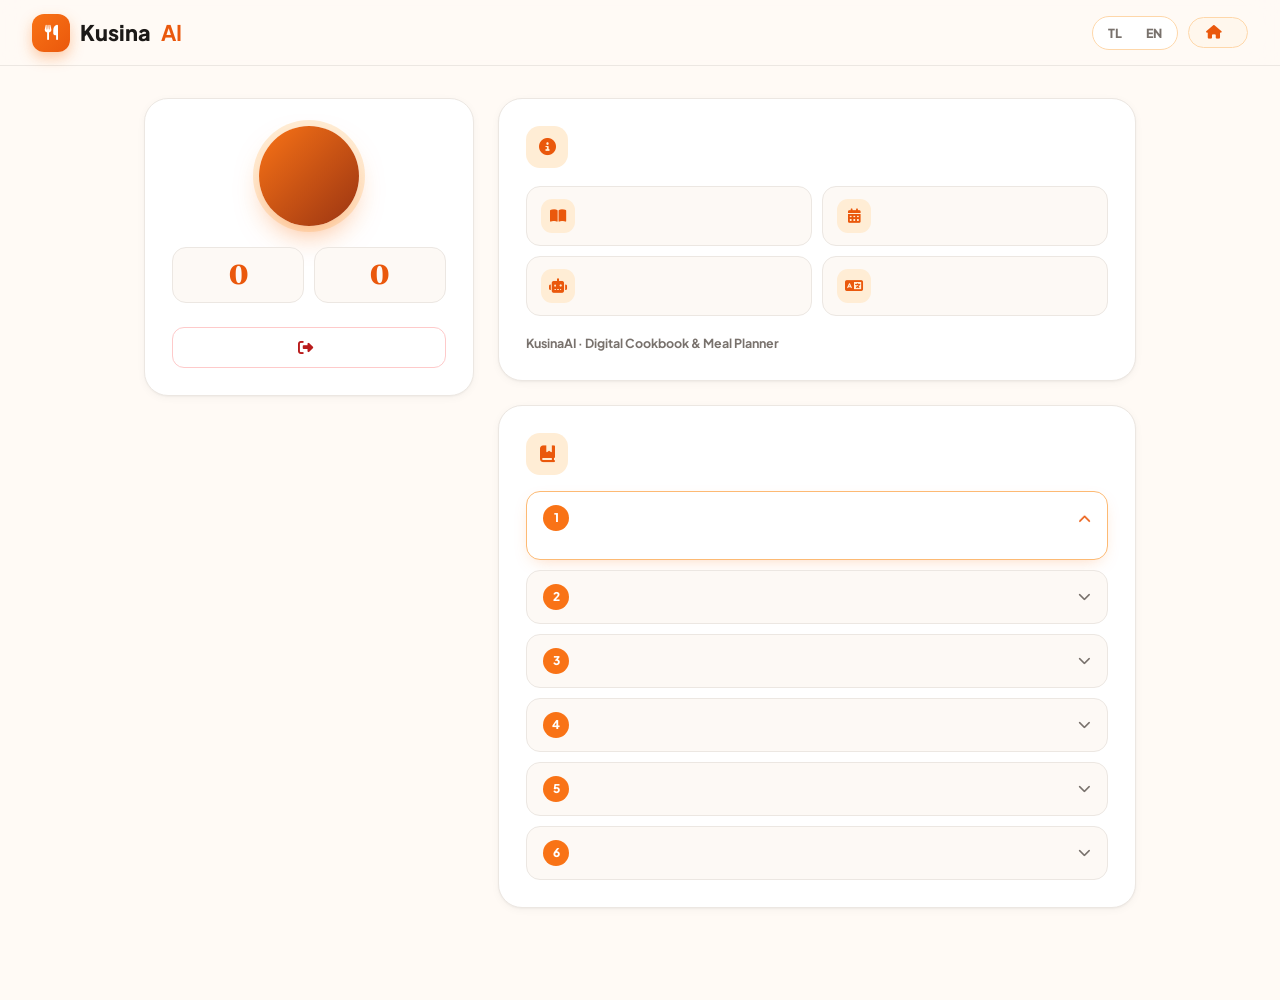
<file: templates/account.html>
<!DOCTYPE html>
<html lang="tl">
<head>
    <meta charset="UTF-8">
    <meta name="viewport" content="width=device-width, initial-scale=1.0">
    <title>KusinaAI - Account</title>
    <link rel="preconnect" href="https://fonts.googleapis.com">
    <link href="https://fonts.googleapis.com/css2?family=Fraunces:opsz,wght@9..144,700;9..144,800&family=Plus+Jakarta+Sans:wght@400;500;600;700;800&display=swap" rel="stylesheet">
    <link rel="stylesheet" href="https://cdnjs.cloudflare.com/ajax/libs/font-awesome/6.4.0/css/all.min.css">
    <style>
        :root {
            --primary: #f97316;
            --primary-dark: #ea580c;
            --primary-deep: #9a3412;
            --primary-light: #fff7ed;
            --primary-soft: #ffedd5;
            --bg-main: #fffaf5;
            --ink: #1c1917;
            --text-muted: #78716c;
            --border-color: #ece7e2;
            --radius-xl: 24px;
            --radius-lg: 18px;
            --shadow-sm: 0 1px 2px rgba(28,25,23,.04), 0 2px 8px rgba(28,25,23,.04);
            --shadow-md: 0 18px 40px -12px rgba(249,115,22,.28);
        }

        * { box-sizing: border-box; margin: 0; padding: 0; font-family: 'Plus Jakarta Sans', sans-serif; }
        body { background: var(--bg-main); color: var(--ink); line-height: 1.55; padding-bottom: 60px; }

        /* ---------- NAVBAR ---------- */
        .navbar {
            background: rgba(255,250,245,.85); backdrop-filter: blur(14px);
            position: sticky; top: 0; z-index: 100; border-bottom: 1px solid var(--border-color);
            padding: .85rem 2rem; display: flex; justify-content: space-between; align-items: center;
        }
        .brand { display: flex; align-items: center; gap: 10px; font-size: 1.35rem; font-weight: 800; color: var(--ink); text-decoration: none; }
        .brand .mark {
            width: 38px; height: 38px; border-radius: 12px; display: grid; place-items: center;
            background: linear-gradient(135deg, var(--primary), var(--primary-dark)); color: #fff; font-size: .95rem;
            box-shadow: 0 6px 14px rgba(249,115,22,.35);
        }
        .brand b { color: var(--primary-dark); }
        .nav-actions { display: flex; align-items: center; gap: 10px; }
        .btn-nav {
            background: var(--primary-light); color: var(--primary-dark); border: 1.5px solid #fed7aa; padding: .5rem 1.1rem;
            border-radius: 30px; font-weight: 700; cursor: pointer; font-size: .85rem; text-decoration: none;
            display: flex; align-items: center; gap: 8px; transition: .2s;
        }
        .btn-nav:hover { background: var(--primary); color: #fff; border-color: var(--primary); transform: translateY(-1px); }
        .lang-switch { display: flex; background: #fff; border: 1.5px solid #fed7aa; border-radius: 30px; padding: 3px; }
        .lang-switch button {
            border: none; background: transparent; color: var(--text-muted); font-weight: 800; font-size: .78rem;
            padding: 5px 12px; border-radius: 30px; cursor: pointer; transition: .2s;
        }
        .lang-switch button.active { background: linear-gradient(135deg, var(--primary), var(--primary-dark)); color: #fff; box-shadow: 0 4px 10px rgba(249,115,22,.3); }

        /* ---------- PAGE ---------- */
        .container { max-width: 1040px; margin: 2rem auto; padding: 0 1.5rem; }
        .page-head { margin-bottom: 1.6rem; }
        .page-head h1 { font-family: 'Fraunces', serif; font-size: 2.2rem; font-weight: 800; letter-spacing: -.02em; line-height: 1.15; }
        .page-head p { color: var(--text-muted); margin-top: 4px; }

        .account-grid { display: grid; grid-template-columns: 330px 1fr; gap: 1.5rem; align-items: start; }
        .col { display: grid; gap: 1.5rem; }

        .card {
            background: #fff; border: 1px solid var(--border-color); border-radius: var(--radius-xl);
            padding: 1.7rem; box-shadow: var(--shadow-sm);
        }
        .card-head { display: flex; align-items: center; gap: 12px; margin-bottom: 1rem; }
        .card-head .s-ico {
            width: 42px; height: 42px; border-radius: 14px; background: var(--primary-soft); color: var(--primary-dark);
            display: grid; place-items: center; font-size: 1.05rem; flex-shrink: 0;
        }
        .card-head h3 { font-family: 'Fraunces', serif; font-size: 1.4rem; font-weight: 800; letter-spacing: -.01em; }

        /* ---------- PROFILE ---------- */
        .profile-card { text-align: center; position: sticky; top: 88px; }
        .avatar {
            width: 100px; height: 100px; border-radius: 50%; margin: 0 auto 1rem; display: grid; place-items: center;
            font-family: 'Fraunces', serif; font-size: 2.3rem; font-weight: 800; color: #fff;
            background: linear-gradient(135deg, var(--primary), var(--primary-deep));
            box-shadow: 0 14px 30px -8px rgba(249,115,22,.55), 0 0 0 6px var(--primary-soft);
        }
        .profile-card h2 { font-family: 'Fraunces', serif; font-size: 1.55rem; font-weight: 800; line-height: 1.2; word-break: break-word; }
        .profile-card .email { color: var(--text-muted); font-size: .92rem; margin-top: 2px; word-break: break-all; }
        .joined {
            display: inline-flex; align-items: center; gap: 8px; margin-top: 12px; background: var(--primary-soft); color: var(--primary-dark);
            font-weight: 800; font-size: .76rem; padding: 5px 13px; border-radius: 30px;
        }
        .stats { display: grid; grid-template-columns: 1fr 1fr; gap: 10px; margin-top: 1.3rem; }
        .stat { background: #fdf9f5; border: 1px solid var(--border-color); border-radius: 14px; padding: 12px 8px; }
        .stat b { display: block; font-family: 'Fraunces', serif; font-size: 1.7rem; font-weight: 800; color: var(--primary-dark); line-height: 1.1; }
        .stat span { font-size: .7rem; font-weight: 700; color: var(--text-muted); text-transform: uppercase; letter-spacing: .04em; }

        .btn-logout-big {
            display: flex; align-items: center; justify-content: center; gap: 8px; width: 100%; margin-top: 1.5rem; padding: 12px;
            border-radius: 12px; background: #fff; color: #b91c1c; border: 1.5px solid #fecaca; font-weight: 800; font-size: .95rem;
            text-decoration: none; cursor: pointer; transition: .2s;
        }
        .btn-logout-big:hover { background: #ef4444; color: #fff; border-color: #ef4444; transform: translateY(-1px); }

        /* ---------- ABOUT ---------- */
        .about-p { color: #57534e; font-size: .95rem; }
        .feat-grid { display: grid; grid-template-columns: 1fr 1fr; gap: 10px; margin-top: 1.1rem; }
        .feat {
            display: flex; align-items: center; gap: 12px; background: #fdf9f5; border: 1px solid var(--border-color);
            border-radius: 14px; padding: 12px 14px; font-weight: 700; font-size: .86rem;
        }
        .feat i {
            width: 34px; height: 34px; border-radius: 11px; background: var(--primary-soft); color: var(--primary-dark);
            display: grid; place-items: center; font-size: .9rem; flex-shrink: 0;
        }
        .about-foot { margin-top: 1.1rem; font-size: .78rem; font-weight: 700; color: var(--text-muted); }

        /* ---------- MANUAL (accordion) ---------- */
        .manual { display: grid; gap: 10px; }
        .manual details { background: #fdf9f5; border: 1px solid var(--border-color); border-radius: 14px; transition: .2s; }
        .manual details[open] { background: #fff; border-color: #fdba74; box-shadow: 0 6px 18px -8px rgba(249,115,22,.35); }
        .manual summary {
            list-style: none; cursor: pointer; padding: 13px 16px; font-weight: 800; font-size: .92rem;
            display: flex; align-items: center; gap: 12px;
        }
        .manual summary::-webkit-details-marker { display: none; }
        .manual summary .num {
            width: 26px; height: 26px; border-radius: 50%; background: var(--primary); color: #fff; font-size: .75rem;
            display: grid; place-items: center; flex-shrink: 0;
        }
        .manual summary .chev { margin-left: auto; color: var(--text-muted); font-size: .8rem; transition: transform .2s; }
        .manual details[open] summary .chev { transform: rotate(180deg); color: var(--primary-dark); }
        .manual .ans { padding: 0 16px 15px 54px; color: #57534e; font-size: .9rem; }

        /* ---------- RESPONSIVE ---------- */
        @media (max-width: 860px) {
            .account-grid { grid-template-columns: 1fr; }
            .profile-card { position: static; }
        }
        @media (max-width: 600px) {
            .navbar { padding: .75rem 1rem; }
            .nav-actions { gap: 6px; }
            .btn-nav span { display: none; }
            .container { padding: 0 1rem; margin-top: 1.2rem; }
            .page-head h1 { font-size: 1.8rem; }
            .feat-grid { grid-template-columns: 1fr; }
            .manual .ans { padding-left: 16px; }
        }
    </style>
</head>
<body>

    <nav class="navbar">
        <a href="/" class="brand"><div class="mark"><i class="fa-solid fa-utensils"></i></div> Kusina<b>AI</b></a>
        <div class="nav-actions">
            <div class="lang-switch" role="group" aria-label="Language">
                <button id="lang-tl" onclick="setLang('tl')">TL</button>
                <button id="lang-en" onclick="setLang('en')">EN</button>
            </div>
            <a href="/" class="btn-nav"><i class="fa-solid fa-house"></i> <span data-i18n="nav_home"></span></a>
        </div>
    </nav>

    <main class="container">
        <div class="page-head">
            <h1 data-i18n="page_title"></h1>
            <p data-i18n="page_sub"></p>
        </div>

        <div class="account-grid">
            <!-- PROFILE + LOGOUT -->
            <aside class="card profile-card">
                <div class="avatar" id="avatar"></div>
                <h2 id="uName"></h2>
                <p class="email" id="uEmail"></p>
                <span class="joined" id="uJoined" style="display:none;"><i class="fa-regular fa-calendar-check"></i> <span id="uJoinedText"></span></span>

                <div class="stats">
                    <div class="stat"><b id="statDishes">0</b><span data-i18n="stat_dishes"></span></div>
                    <div class="stat"><b id="statDays">0</b><span data-i18n="stat_days"></span></div>
                </div>

                <a href="/logout" class="btn-logout-big" onclick="return confirmLogout()">
                    <i class="fa-solid fa-right-from-bracket"></i> <span data-i18n="logout"></span>
                </a>
            </aside>

            <section class="col">
                <!-- ABOUT -->
                <div class="card">
                    <div class="card-head">
                        <div class="s-ico"><i class="fa-solid fa-circle-info"></i></div>
                        <h3 data-i18n="about_title"></h3>
                    </div>
                    <p class="about-p" data-i18n="about_p"></p>
                    <div class="feat-grid">
                        <div class="feat"><i class="fa-solid fa-book-open"></i> <span data-i18n="about_f1"></span></div>
                        <div class="feat"><i class="fa-solid fa-calendar-days"></i> <span data-i18n="about_f2"></span></div>
                        <div class="feat"><i class="fa-solid fa-robot"></i> <span data-i18n="about_f3"></span></div>
                        <div class="feat"><i class="fa-solid fa-language"></i> <span data-i18n="about_f4"></span></div>
                    </div>
                    <p class="about-foot">KusinaAI &middot; Digital Cookbook &amp; Meal Planner</p>
                </div>

                <!-- USER MANUAL -->
                <div class="card">
                    <div class="card-head">
                        <div class="s-ico"><i class="fa-solid fa-book-bookmark"></i></div>
                        <h3 data-i18n="manual_title"></h3>
                    </div>
                    <div class="manual">
                        <details open>
                            <summary><span class="num">1</span> <span data-i18n="m1_q"></span> <i class="fa-solid fa-chevron-down chev"></i></summary>
                            <div class="ans" data-i18n="m1_a"></div>
                        </details>
                        <details>
                            <summary><span class="num">2</span> <span data-i18n="m2_q"></span> <i class="fa-solid fa-chevron-down chev"></i></summary>
                            <div class="ans" data-i18n="m2_a"></div>
                        </details>
                        <details>
                            <summary><span class="num">3</span> <span data-i18n="m3_q"></span> <i class="fa-solid fa-chevron-down chev"></i></summary>
                            <div class="ans" data-i18n="m3_a"></div>
                        </details>
                        <details>
                            <summary><span class="num">4</span> <span data-i18n="m4_q"></span> <i class="fa-solid fa-chevron-down chev"></i></summary>
                            <div class="ans" data-i18n="m4_a"></div>
                        </details>
                        <details>
                            <summary><span class="num">5</span> <span data-i18n="m5_q"></span> <i class="fa-solid fa-chevron-down chev"></i></summary>
                            <div class="ans" data-i18n="m5_a"></div>
                        </details>
                        <details>
                            <summary><span class="num">6</span> <span data-i18n="m6_q"></span> <i class="fa-solid fa-chevron-down chev"></i></summary>
                            <div class="ans" data-i18n="m6_a"></div>
                        </details>
                    </div>
                </div>
            </section>
        </div>
    </main>

    <script>
        const USER = {{ user | tojson }};

        const I18N = {
            tl: {
                nav_home: 'Home',
                page_title: 'Aking Account',
                page_sub: 'Ang iyong impormasyon, gabay sa paggamit, at logout.',
                joined: 'Miyembro mula {date}',
                stat_dishes: 'Ulam sa kalendaryo', stat_days: 'Araw na may plano',
                logout: 'Mag-logout',
                confirm_logout: 'Sigurado ka bang gusto mong mag-logout?',
                about_title: 'Tungkol sa KusinaAI',
                about_p: 'Ang KusinaAI ay digital cookbook at meal planner para sa mga lutuing Pilipino. Maghanap ng resipe, planuhin ang pagkain mo sa buong linggo, at magtanong sa AI Chef kahit kailan.',
                about_f1: 'Cookbook ng mga resipeng Pinoy',
                about_f2: 'Kalendaryo ng pagkain sa linggo',
                about_f3: 'AI Chef na sumasagot sa tanong mo',
                about_f4: 'Tagalog at English',
                manual_title: 'Gabay sa Paggamit',
                m1_q: 'Paano maghanap ng resipe?',
                m1_a: 'Sa home page, i-type ang pangalan ng ulam o sangkap sa search box at pindutin ang Hanapin. Puwede ring pindutin ang mga mabilisang button gaya ng Adobo, Gulay, Pang-Health, o Low Calorie.',
                m2_q: 'Paano makita ang sangkap at paraan ng pagluluto?',
                m2_a: 'Pindutin ang recipe card. Lalabas ang larawan, mga sangkap, at paraan ng pagluluto. Puwede mo ring pindutin ang ulam sa kalendaryo para makita ito.',
                m3_q: 'Paano maglagay ng ulam sa kalendaryo?',
                m3_a: 'Pindutin ang "Idagdag sa Kalendaryo" sa recipe card, o pindutin ang kahit anong kahon sa kalendaryo. Piliin ang araw at oras ng pagkain, tapos i-save.',
                m4_q: 'Paano mag-edit o magbura ng ulam sa kalendaryo?',
                m4_a: 'Gamitin ang lapis para mag-edit at ang X para magbura ng isang ulam. Ang "Burahin lahat" ay nagbubura ng buong kalendaryo.',
                m5_q: 'Paano gamitin ang KusinaAI Chef?',
                m5_a: 'Pindutin ang "KusinaAI Chef" sa kanang ibaba ng screen at magtanong tungkol sa pagluluto. Kapag humingi ka ng ulam para sa isang linggo, kusa itong ilalagay sa kalendaryo mo.',
                m6_q: 'Paano magpalit ng wika?',
                m6_a: 'Pindutin ang TL o EN sa taas ng pahina. Maaalala ang pinili mo sa susunod mong pagbisita.'
            },
            en: {
                nav_home: 'Home',
                page_title: 'My Account',
                page_sub: 'Your info, a how-to guide, and logout.',
                joined: 'Member since {date}',
                stat_dishes: 'Dishes planned', stat_days: 'Days planned',
                logout: 'Log out',
                confirm_logout: 'Are you sure you want to log out?',
                about_title: 'About KusinaAI',
                about_p: 'KusinaAI is a digital cookbook and meal planner for Filipino cooking. Find recipes, plan your meals for the whole week, and ask the AI Chef anytime.',
                about_f1: 'A cookbook of Filipino recipes',
                about_f2: 'A weekly meal calendar',
                about_f3: 'An AI Chef that answers your questions',
                about_f4: 'Tagalog and English',
                manual_title: 'User Manual',
                m1_q: 'How do I search for a recipe?',
                m1_a: 'On the home page, type a dish or ingredient in the search box and press Search. You can also tap the quick buttons such as Adobo, Vegetables, Healthy, or Low Calorie.',
                m2_q: 'How do I see the ingredients and instructions?',
                m2_a: 'Click a recipe card to see its photo, ingredients, and cooking instructions. You can also click a dish in the calendar to view it.',
                m3_q: 'How do I add a dish to the calendar?',
                m3_a: 'Press "Add to Calendar" on a recipe card, or click any box in the calendar. Choose the day and mealtime, then save.',
                m4_q: 'How do I edit or delete a dish in the calendar?',
                m4_a: 'Use the pencil to edit and the X to delete a single dish. "Clear all" removes everything from the calendar.',
                m5_q: 'How do I use the KusinaAI Chef?',
                m5_a: 'Press "KusinaAI Chef" at the bottom right of the screen and ask anything about cooking. If you ask for a meal plan for a week, it is added to your calendar automatically.',
                m6_q: 'How do I change the language?',
                m6_a: 'Press TL or EN at the top of the page. Your choice is remembered the next time you visit.'
            }
        };

        let lang = 'tl';
        try { lang = localStorage.getItem('kusina_lang') === 'en' ? 'en' : 'tl'; } catch (e) {}

        function t(key, vars) {
            let s = (I18N[lang] && I18N[lang][key]) || I18N.tl[key] || key;
            if (vars) for (const k in vars) s = s.replace('{' + k + '}', vars[k]);
            return s;
        }

        function initials(name) {
            const p = String(name || '').trim().split(/\s+/).filter(Boolean);
            if (!p.length) return '?';
            return (p[0][0] + (p.length > 1 ? p[p.length - 1][0] : '')).toUpperCase();
        }

        function fillProfile() {
            document.getElementById('avatar').textContent = initials(USER.name || USER.email);
            document.getElementById('uName').textContent = USER.name || '';
            document.getElementById('uEmail').textContent = USER.email || '';
            const d = USER.joined ? new Date(USER.joined) : null;
            const box = document.getElementById('uJoined');
            if (d && !isNaN(d)) {
                const txt = d.toLocaleDateString(lang === 'en' ? 'en-US' : 'fil-PH', { year: 'numeric', month: 'long', day: 'numeric' });
                document.getElementById('uJoinedText').textContent = t('joined', { date: txt });
                box.style.display = 'inline-flex';
            } else {
                box.style.display = 'none';
            }
        }

        function applyLang() {
            document.documentElement.lang = lang;
            document.querySelectorAll('[data-i18n]').forEach(el => { el.textContent = t(el.dataset.i18n); });
            document.getElementById('lang-tl').classList.toggle('active', lang === 'tl');
            document.getElementById('lang-en').classList.toggle('active', lang === 'en');
            fillProfile();
        }

        function setLang(l) {
            if (l === lang) return;
            lang = l;
            try { localStorage.setItem('kusina_lang', l); } catch (e) {}
            applyLang();
        }

        function confirmLogout() { return confirm(t('confirm_logout')); }

        async function loadStats() {
            try {
                const res = await fetch('/api/plan');
                const data = await res.json();
                const plan = data.plan || {};
                let dishes = 0, daysWith = 0;
                Object.keys(plan).forEach(day => {
                    const vals = Object.values(plan[day] || {}).filter(v => v && v !== '-');
                    dishes += vals.length;
                    if (vals.length) daysWith++;
                });
                document.getElementById('statDishes').textContent = dishes;
                document.getElementById('statDays').textContent = daysWith;
            } catch (e) {}
        }

        applyLang();
        loadStats();
    </script>
</body>
</html>
</file>
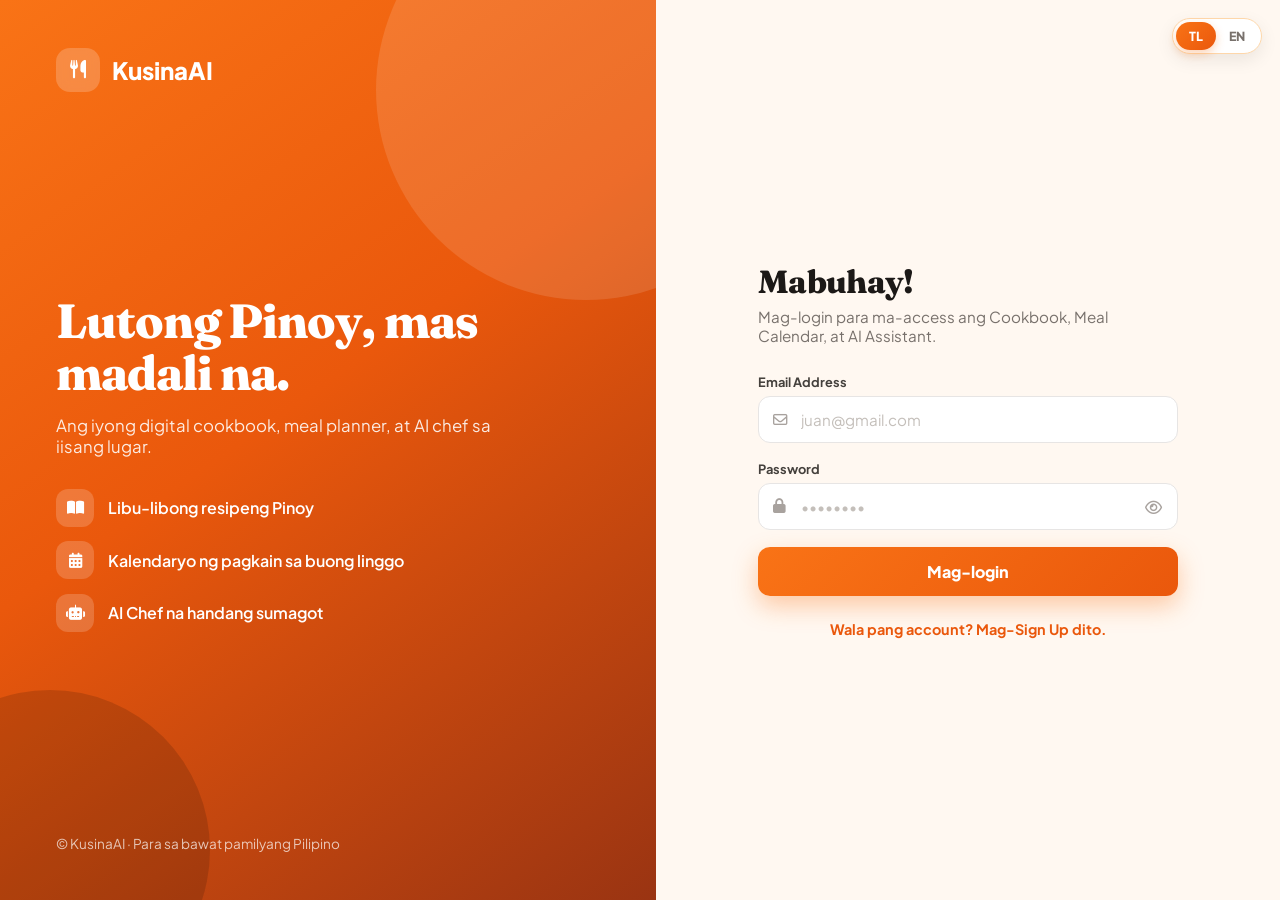
<file: templates/login.html>
<!DOCTYPE html>
<html lang="tl">
<head>
    <meta charset="UTF-8">
    <meta name="viewport" content="width=device-width, initial-scale=1.0">
    <title>KusinaAI - Login</title>
    <link rel="preconnect" href="https://fonts.googleapis.com">
    <link href="https://fonts.googleapis.com/css2?family=Fraunces:opsz,wght@9..144,700;9..144,800&family=Plus+Jakarta+Sans:wght@400;500;600;700;800&display=swap" rel="stylesheet">
    <link rel="stylesheet" href="https://cdnjs.cloudflare.com/ajax/libs/font-awesome/6.4.0/css/all.min.css">
    <style>
        :root {
            --primary: #f97316;
            --primary-dark: #ea580c;
            --primary-deep: #c2410c;
            --ink: #1c1917;
            --muted: #78716c;
            --line: #e7e5e4;
            --cream: #fff8f1;
        }
        * { box-sizing: border-box; margin: 0; padding: 0; font-family: 'Plus Jakarta Sans', sans-serif; }
        body {
            min-height: 100vh; background: var(--cream); color: var(--ink);
            display: grid; grid-template-columns: 1.05fr 1fr;
        }

        /* ---------- LANGUAGE SWITCH ---------- */
        .lang-switch {
            position: fixed; top: 18px; right: 18px; z-index: 50; display: flex; background: #fff;
            border: 1.5px solid #fed7aa; border-radius: 30px; padding: 3px; box-shadow: 0 6px 18px rgba(0,0,0,.08);
        }
        .lang-switch button {
            border: none; background: transparent; color: var(--muted); font-weight: 800; font-size: .78rem;
            padding: 6px 13px; border-radius: 30px; cursor: pointer; transition: .2s;
        }
        .lang-switch button.active { background: linear-gradient(135deg, var(--primary), var(--primary-dark)); color: #fff; box-shadow: 0 4px 10px rgba(249,115,22,.3); }

        /* ---------- LEFT: BRAND PANEL ---------- */
        .brand-panel {
            position: relative; overflow: hidden; color: #fff;
            background: linear-gradient(145deg, #f97316 0%, #ea580c 45%, #9a3412 100%);
            display: flex; flex-direction: column; justify-content: space-between;
            padding: 3rem 3.5rem;
        }
        .brand-panel::before, .brand-panel::after {
            content: ""; position: absolute; border-radius: 50%; pointer-events: none;
        }
        .brand-panel::before { width: 420px; height: 420px; right: -140px; top: -120px; background: rgba(255,255,255,.12); }
        .brand-panel::after { width: 320px; height: 320px; left: -110px; bottom: -110px; background: rgba(0,0,0,.14); }
        .brand-logo { position: relative; z-index: 1; display: flex; align-items: center; gap: 12px; font-size: 1.5rem; font-weight: 800; }
        .brand-logo .mark {
            width: 44px; height: 44px; border-radius: 14px; background: rgba(255,255,255,.2);
            display: grid; place-items: center; backdrop-filter: blur(6px); font-size: 1.15rem;
        }
        .brand-copy { position: relative; z-index: 1; max-width: 460px; }
        .brand-copy h1 {
            font-family: 'Fraunces', serif; font-weight: 800; font-size: 3rem; line-height: 1.08;
            letter-spacing: -.02em; margin-bottom: 1rem;
        }
        .brand-copy p { font-size: 1.05rem; color: rgba(255,255,255,.88); margin-bottom: 2rem; }
        .features { list-style: none; display: grid; gap: .9rem; }
        .features li { display: flex; align-items: center; gap: 14px; font-weight: 600; }
        .features i {
            width: 38px; height: 38px; border-radius: 12px; background: rgba(255,255,255,.18);
            display: grid; place-items: center; font-size: .95rem; flex-shrink: 0;
        }
        .brand-foot { position: relative; z-index: 1; font-size: .85rem; color: rgba(255,255,255,.7); }

        /* ---------- RIGHT: FORM ---------- */
        .form-panel { display: grid; place-items: center; padding: 2rem; }
        .login-card { width: 100%; max-width: 420px; }
        .mobile-logo { display: none; align-items: center; gap: 10px; font-weight: 800; font-size: 1.4rem; color: var(--primary-dark); margin-bottom: 1.5rem; }
        .login-card h2 { font-family: 'Fraunces', serif; font-size: 2rem; font-weight: 800; letter-spacing: -.02em; margin-bottom: .4rem; }
        .login-card .sub { color: var(--muted); font-size: .95rem; margin-bottom: 1.8rem; }

        .form-group { margin-bottom: 1.1rem; text-align: left; }
        .form-group label { display: block; font-size: .8rem; font-weight: 700; color: #44403c; margin-bottom: 6px; }
        .field { position: relative; }
        .field > i.lead { position: absolute; left: 15px; top: 50%; transform: translateY(-50%); color: #a8a29e; font-size: .9rem; pointer-events: none; }
        .field input {
            width: 100%; padding: 13px 14px 13px 42px; border-radius: 12px;
            border: 1.5px solid var(--line); background: #fff; color: var(--ink);
            font-size: .95rem; outline: none; transition: .2s;
        }
        .field input::placeholder { color: #c4bfba; }
        .field input:focus { border-color: var(--primary); box-shadow: 0 0 0 4px rgba(249,115,22,.14); }
        .field input:focus ~ i.lead { color: var(--primary); }
        .toggle-pass {
            position: absolute; right: 10px; top: 50%; transform: translateY(-50%);
            background: none; border: none; color: #a8a29e; cursor: pointer; padding: 6px; font-size: .95rem;
        }
        .toggle-pass:hover { color: var(--primary-dark); }
        #authPassword { padding-right: 44px; }

        .error-box {
            display: none; align-items: center; gap: 10px; background: #fef2f2; color: #b91c1c;
            border: 1px solid #fecaca; padding: 10px 14px; border-radius: 12px;
            font-size: .85rem; font-weight: 600; margin-bottom: 1rem;
        }
        .error-box.show { display: flex; }

        .btn-submit {
            width: 100%; padding: 14px; margin-top: .4rem; border: none; border-radius: 12px;
            background: linear-gradient(135deg, var(--primary) 0%, var(--primary-dark) 100%);
            color: #fff; font-weight: 800; font-size: 1rem; cursor: pointer;
            box-shadow: 0 10px 24px rgba(249,115,22,.35); transition: .2s;
            display: flex; align-items: center; justify-content: center; gap: 10px;
        }
        .btn-submit:hover { transform: translateY(-2px); box-shadow: 0 14px 28px rgba(249,115,22,.42); }
        .btn-submit:disabled { opacity: .75; cursor: wait; transform: none; }

        .toggle-link { margin-top: 1.5rem; text-align: center; font-size: .9rem; color: var(--muted); cursor: pointer; }
        .toggle-link span { color: var(--primary-dark); font-weight: 700; }
        .toggle-link:hover span { text-decoration: underline; }

        @media (max-width: 860px) {
            body { grid-template-columns: 1fr; }
            .brand-panel { display: none; }
            .mobile-logo { display: flex; }
            .form-panel { align-items: start; padding-top: 4.5rem; background: linear-gradient(180deg, #ffedd5 0%, var(--cream) 260px); }
        }
    </style>
</head>
<body>

    <div class="lang-switch" role="group" aria-label="Language">
        <button id="lang-tl" onclick="setLang('tl')">TL</button>
        <button id="lang-en" onclick="setLang('en')">EN</button>
    </div>

    <!-- BRAND PANEL -->
    <aside class="brand-panel">
        <div class="brand-logo"><div class="mark"><i class="fa-solid fa-utensils"></i></div> KusinaAI</div>

        <div class="brand-copy">
            <h1 data-i18n="brand_h1"></h1>
            <p data-i18n="brand_p"></p>
            <ul class="features">
                <li><i class="fa-solid fa-book-open"></i> <span data-i18n="feat1"></span></li>
                <li><i class="fa-solid fa-calendar-days"></i> <span data-i18n="feat2"></span></li>
                <li><i class="fa-solid fa-robot"></i> <span data-i18n="feat3"></span></li>
            </ul>
        </div>

        <div class="brand-foot">&copy; KusinaAI &middot; <span data-i18n="foot"></span></div>
    </aside>

    <!-- FORM PANEL -->
    <main class="form-panel">
        <div class="login-card">
            <div class="mobile-logo"><i class="fa-solid fa-utensils"></i> KusinaAI</div>

            <h2 id="formTitle"></h2>
            <p class="sub" id="subTitle"></p>

            <div class="error-box" id="errorBox"><i class="fa-solid fa-circle-exclamation"></i><span id="errorText"></span></div>

            <form id="authForm" onsubmit="handleAuth(event)">
                <div class="form-group" id="nameGroup" style="display: none;">
                    <label for="authName" data-i18n="lbl_name"></label>
                    <div class="field">
                        <input type="text" id="authName" data-i18n-ph="ph_name">
                        <i class="fa-regular fa-user lead"></i>
                    </div>
                </div>

                <div class="form-group">
                    <label for="authEmail" data-i18n="lbl_email"></label>
                    <div class="field">
                        <input type="email" id="authEmail" placeholder="juan@gmail.com" required>
                        <i class="fa-regular fa-envelope lead"></i>
                    </div>
                </div>

                <div class="form-group">
                    <label for="authPassword" data-i18n="lbl_pass"></label>
                    <div class="field">
                        <input type="password" id="authPassword" placeholder="••••••••" required>
                        <i class="fa-solid fa-lock lead"></i>
                        <button type="button" class="toggle-pass" onclick="togglePassword()" aria-label="Show password">
                            <i class="fa-regular fa-eye" id="eyeIcon"></i>
                        </button>
                    </div>
                </div>

                <button type="submit" class="btn-submit" id="btnSubmit"></button>
            </form>

            <p class="toggle-link" onclick="toggleAuthMode()">
                <span id="toggleText"></span>
            </p>
        </div>
    </main>

    <script>
        const I18N = {
            tl: {
                brand_h1: 'Lutong Pinoy, mas madali na.',
                brand_p: 'Ang iyong digital cookbook, meal planner, at AI chef sa iisang lugar.',
                feat1: 'Libu-libong resipeng Pinoy',
                feat2: 'Kalendaryo ng pagkain sa buong linggo',
                feat3: 'AI Chef na handang sumagot',
                foot: 'Para sa bawat pamilyang Pilipino',
                title_login: 'Mabuhay!', title_signup: 'Sumali na!',
                sub_login: 'Mag-login para ma-access ang Cookbook, Meal Calendar, at AI Assistant.',
                sub_signup: 'Gumawa ng bagong account para magamit ang KusinaAI.',
                lbl_name: 'Buong Pangalan', ph_name: 'Juan Dela Cruz',
                lbl_email: 'Email Address', lbl_pass: 'Password',
                btn_login: 'Mag-login', btn_signup: 'Gumawa ng Account', btn_wait: 'Sandali lang...',
                toggle_to_signup: 'Wala pang account? Mag-Sign Up dito.',
                toggle_to_login: 'May account na? Mag-login dito.',
                err_auth: 'May error sa authentication.',
                err_conn: 'Nagka-error sa pag-konekta sa server.'
            },
            en: {
                brand_h1: 'Filipino cooking, made easier.',
                brand_p: 'Your digital cookbook, meal planner, and AI chef in one place.',
                feat1: 'Thousands of Filipino recipes',
                feat2: 'A meal calendar for the whole week',
                feat3: 'An AI Chef ready to answer',
                foot: 'For every Filipino family',
                title_login: 'Welcome!', title_signup: 'Join us!',
                sub_login: 'Log in to access the Cookbook, Meal Calendar, and AI Assistant.',
                sub_signup: 'Create a new account to start using KusinaAI.',
                lbl_name: 'Full Name', ph_name: 'Juan Dela Cruz',
                lbl_email: 'Email Address', lbl_pass: 'Password',
                btn_login: 'Log in', btn_signup: 'Create Account', btn_wait: 'Please wait...',
                toggle_to_signup: "Don't have an account? Sign up here.",
                toggle_to_login: 'Already have an account? Log in here.',
                err_auth: 'Authentication error.',
                err_conn: 'Could not connect to the server.'
            }
        };

        let lang = 'tl';
        try { lang = localStorage.getItem('kusina_lang') === 'en' ? 'en' : 'tl'; } catch (e) {}
        let isSignup = false;

        function t(key) { return (I18N[lang] && I18N[lang][key]) || I18N.tl[key] || key; }

        function applyLang() {
            document.documentElement.lang = lang;
            document.querySelectorAll('[data-i18n]').forEach(el => { el.textContent = t(el.dataset.i18n); });
            document.querySelectorAll('[data-i18n-ph]').forEach(el => { el.placeholder = t(el.dataset.i18nPh); });
            document.getElementById('formTitle').textContent = t(isSignup ? 'title_signup' : 'title_login');
            document.getElementById('subTitle').textContent = t(isSignup ? 'sub_signup' : 'sub_login');
            document.getElementById('toggleText').textContent = t(isSignup ? 'toggle_to_login' : 'toggle_to_signup');
            const btn = document.getElementById('btnSubmit');
            if (!btn.disabled) btn.textContent = t(isSignup ? 'btn_signup' : 'btn_login');
            document.getElementById('lang-tl').classList.toggle('active', lang === 'tl');
            document.getElementById('lang-en').classList.toggle('active', lang === 'en');
        }

        function setLang(l) {
            lang = l;
            try { localStorage.setItem('kusina_lang', l); } catch (e) {}
            applyLang();
        }

        function showError(msg) {
            document.getElementById('errorText').textContent = msg;
            document.getElementById('errorBox').classList.add('show');
        }
        function hideError() {
            document.getElementById('errorBox').classList.remove('show');
        }

        function togglePassword() {
            const input = document.getElementById('authPassword');
            const icon = document.getElementById('eyeIcon');
            const show = input.type === 'password';
            input.type = show ? 'text' : 'password';
            icon.className = show ? 'fa-regular fa-eye-slash' : 'fa-regular fa-eye';
        }

        function toggleAuthMode() {
            isSignup = !isSignup;
            hideError();
            document.getElementById('nameGroup').style.display = isSignup ? 'block' : 'none';
            applyLang();
        }

        async function handleAuth(event) {
            event.preventDefault();
            hideError();
            const btn = document.getElementById('btnSubmit');
            const endpoint = isSignup ? '/api/signup' : '/api/login';
            const payload = {
                name: document.getElementById('authName').value,
                email: document.getElementById('authEmail').value,
                password: document.getElementById('authPassword').value
            };

            btn.disabled = true;
            btn.innerHTML = '<i class="fa-solid fa-spinner fa-spin"></i> ' + t('btn_wait');

            try {
                const res = await fetch(endpoint, {
                    method: 'POST',
                    headers: {'Content-Type': 'application/json'},
                    body: JSON.stringify(payload)
                });
                const data = await res.json();

                if (data.ok) {
                    // Kapag matagumpay ang login, i-reload ang page para makapasok sa main dashboard
                    window.location.reload();
                    return;
                }
                showError(data.error || t('err_auth'));
            } catch (err) {
                showError(t('err_conn'));
            }
            btn.disabled = false;
            btn.textContent = t(isSignup ? 'btn_signup' : 'btn_login');
        }

        applyLang();
    </script>
</body>
</html>
</file>
